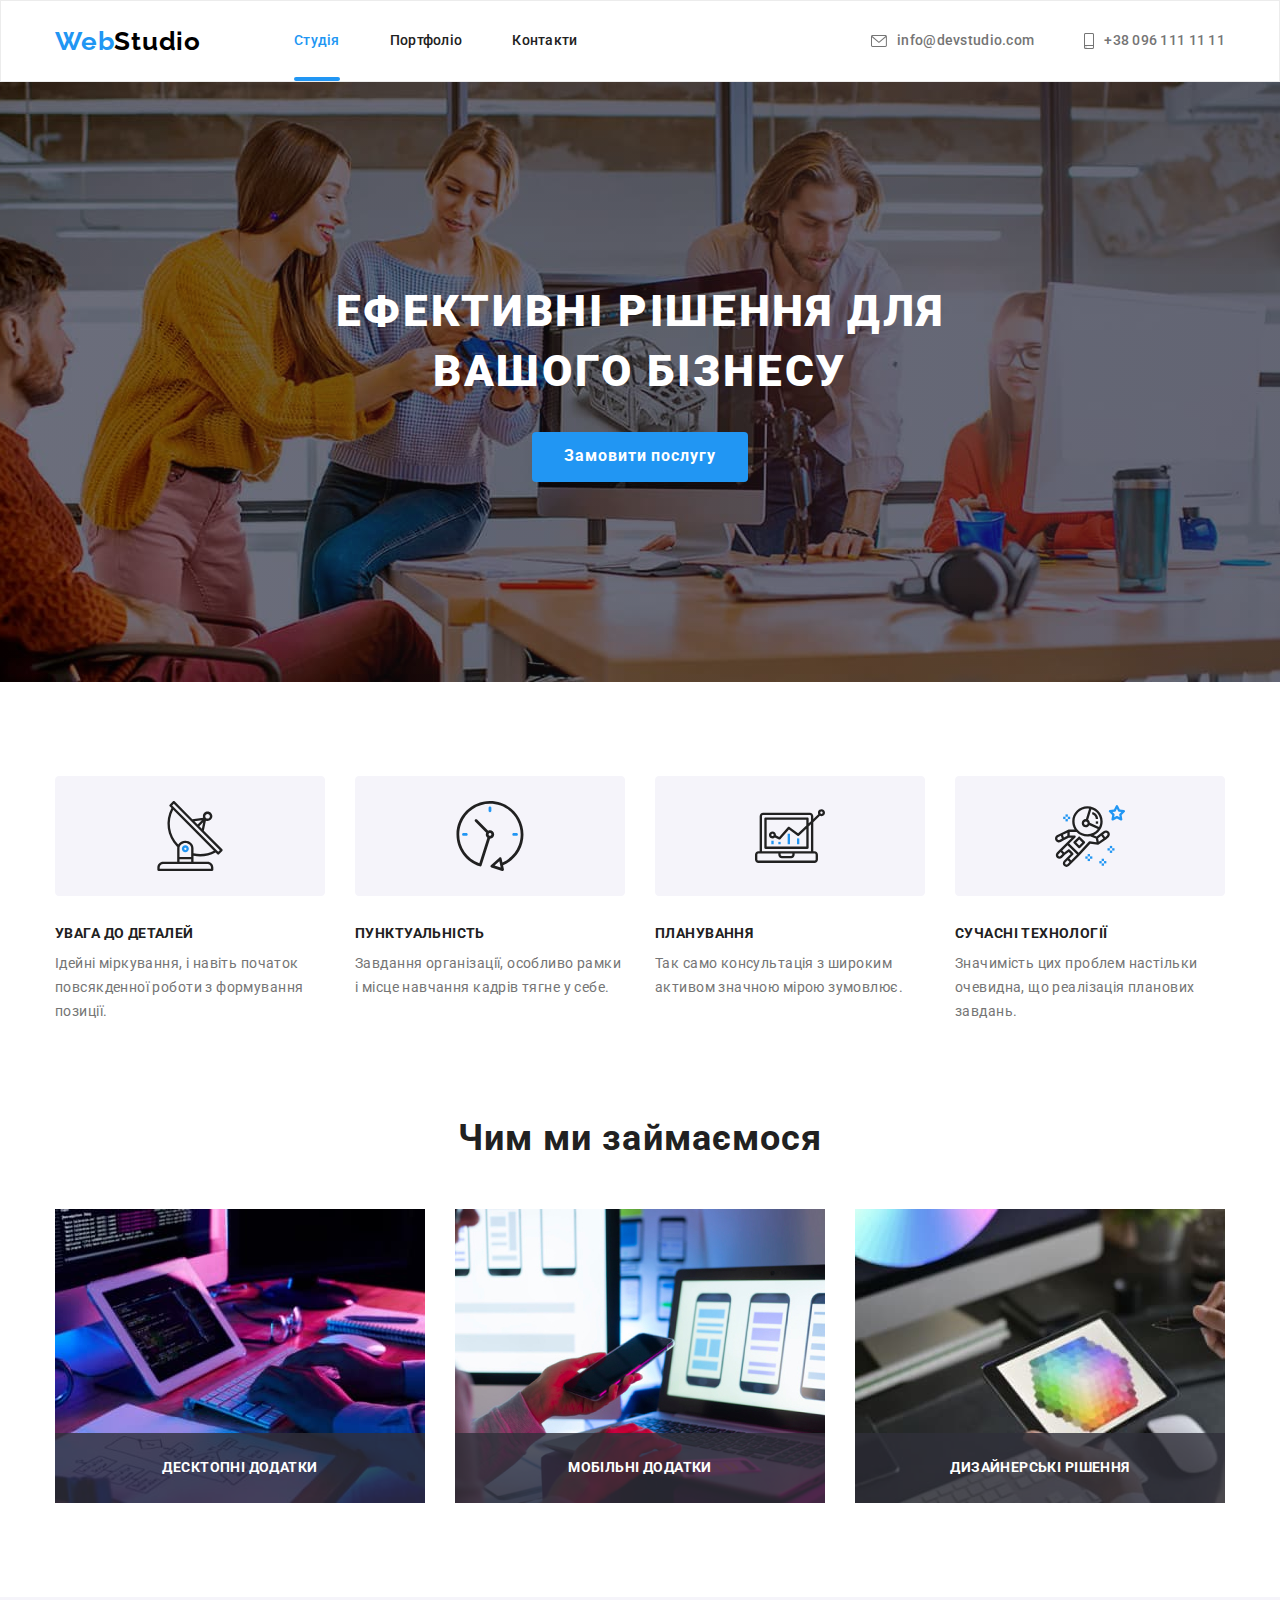
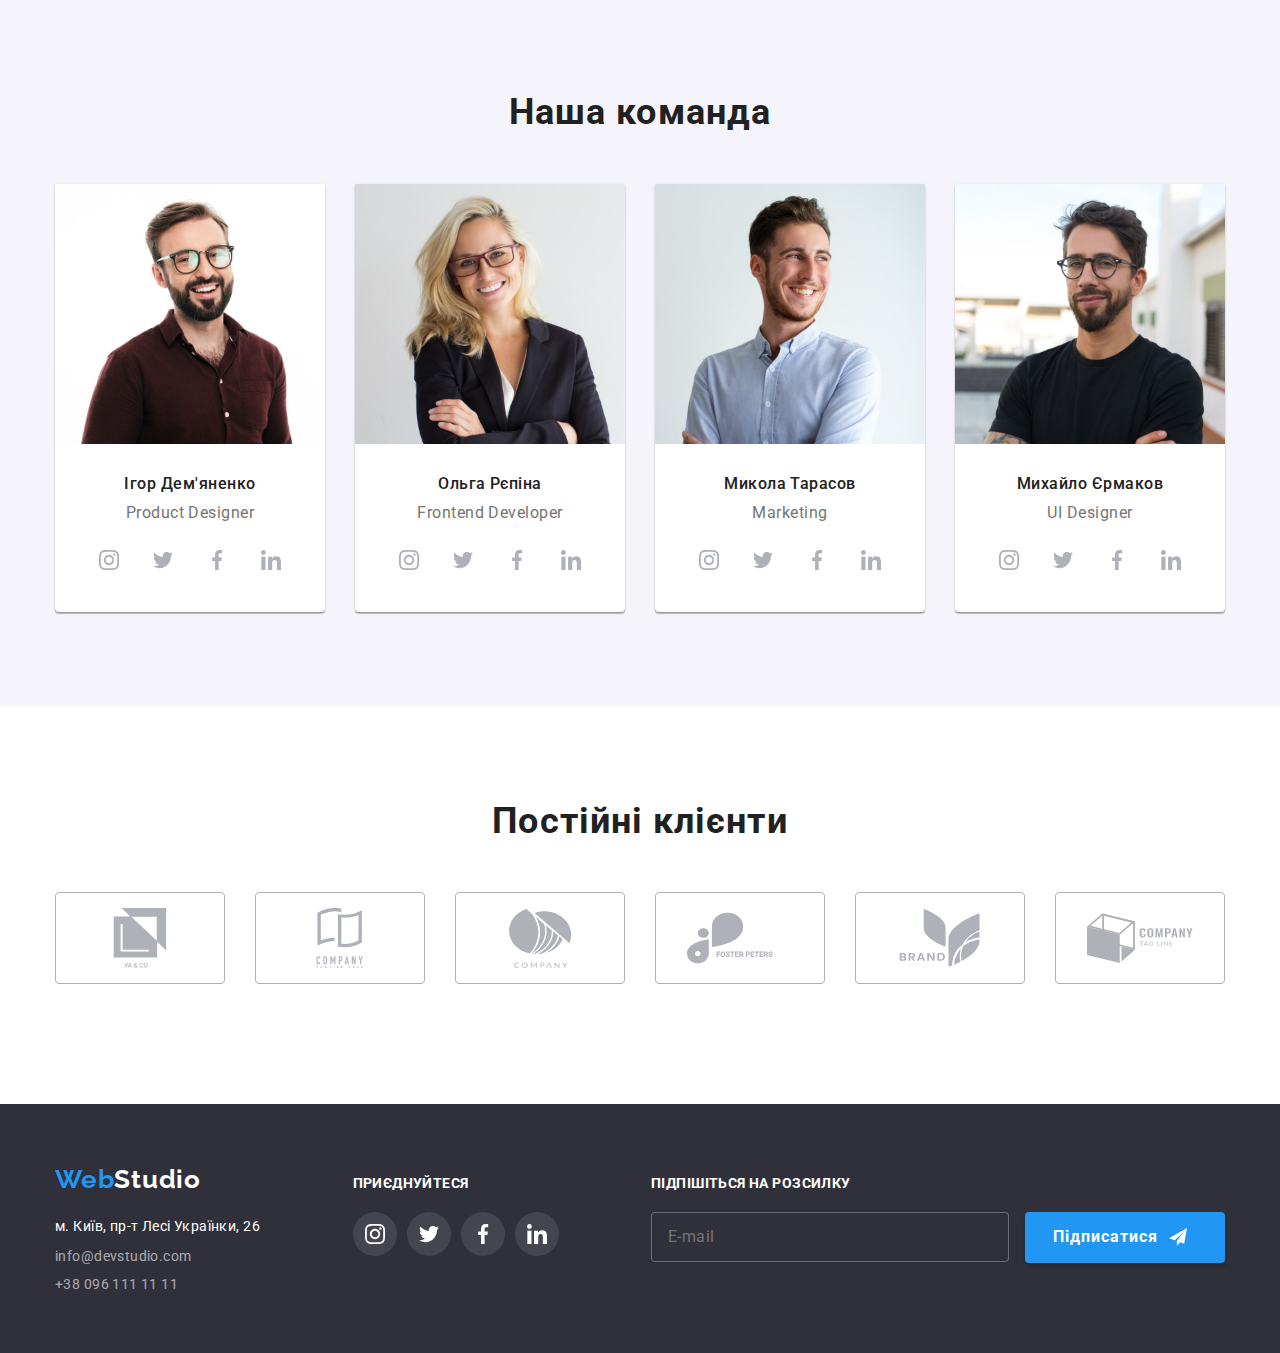
<file: index.html>
<!DOCTYPE html>
<html lang="uk">

<head>
  <meta charset="UTF-8" />
  <meta name="viewport" content="width=device-width, initial-scale=1.0" />
  <title>WebStudio</title>
  <link rel="preconnect" href="https://fonts.googleapis.com" />
  <link rel="preconnect" href="https://fonts.gstatic.com" crossorigin />
  <link href="https://fonts.googleapis.com/css2?family=Raleway:wght@700&family=Roboto:wght@400;500;700;900&display=swap"
    rel="stylesheet" />
  <link rel="stylesheet"
    href="https://cdnjs.cloudflare.com/ajax/libs/modern-normalize/1.1.0/modern-normalize.min.css" />
  <link rel="stylesheet" href="./сss/styles.css" />
</head>

<body>
  <!--капелюх сайту -->
  <header class="page-header">
    <div class="container">
      <div class="container-header">
        <nav class="menu-nav">
          <a class="page-logo link" href="./index.html">Web<span class="studio-heder">Studio</span></a>
          <ul class="menu-list link list">
            <li class="item"><a href="./index.html" class="nav-link link current">Студія</a></li>
            <li class="item"><a href="./portfolio.html" class="nav-link link">Портфоліо</a></li>
            <li class="item"><a href="#" class="nav-link link">Контакти</a></li>
          </ul>
        </nav>
        <ul class="contact list">
          <li class="contact-item">
            <a class="contact-list link" href="mailto:info@devstudio.com">
              <svg class="icon-envelope" width="16" height="12">
                <use href="./images/sprite1.svg#icon-envelope"></use>
              </svg>info@devstudio.com</a>
          </li>
          <li class="contact-item">
            <a class="contact-list link" href="tel:+380961111111">
              <svg class="icon-smartphone" width="10" height="16">
                <use href="./images/sprite1.svg#icon-smartphone"></use>
              </svg>+38 096 111 11 11</a>
          </li>
        </ul>
      </div>
    </div>
  </header>
  <!-- основна частина сайту -->
  <main>
    <!-- хіроу-секція -->
    <section class="section hero">
      <h1 class="hero-title">Ефективні рішення для вашого бізнесу</h1>
      <button class="modal-open-btn" type="button" data-modal-open>Замовити послугу</button>
    </section>
    <!-- наші переваги -->
    <section class="section about">
      <div class="container">
        <h2 class="visually-hidden">Наші переваги</h2>
        <ul class="about-list list">
          <li class="about-item">
            <div class="wrapper">
              <svg class="icon-group" width="270" height="120">
                <use href="./images/sprite1.svg#icon-group1"></use>
              </svg>
            </div>
            <h3 class="about-title">УВАГА ДО ДЕТАЛЕЙ</h3>
            <p class="about-text">
              Ідейні міркування, і навіть початок повсякденної роботи з формування позиції.
            </p>
          </li>
          <li class="about-item">
            <div class="wrapper">
              <svg class="icon-group" width="270" height="120">
                <use href="./images/sprite1.svg#icon-group2"></use>
              </svg>
            </div>
            <h3 class="about-title">ПУНКТУАЛЬНІСТЬ</h3>
            <p class="about-text">
              Завдання організації, особливо рамки і місце навчання кадрів тягне у себе.
            </p>
          </li>
          <li class="about-item">
            <div class="wrapper">
              <svg class="icon-group" width="270" height="120">
                <use href="./images/sprite1.svg#icon-group3"></use>
              </svg>
            </div>
            <h3 class="about-title">ПЛАНУВАННЯ</h3>
            <p class="about-text">
              Так само консультація з широким активом значною мірою зумовлює.
            </p>
          </li>
          <li class="about-item">
            <div class="wrapper">
              <svg class="icon-group" width="270" height="120">
                <use href="./images/sprite1.svg#icon-group4"></use>
              </svg>
            </div>
            <h3 class="about-title">СУЧАСНІ ТЕХНОЛОГІЇ</h3>
            <p class="about-text">
              Значимість цих проблем настільки очевидна, що реалізація планових завдань.
            </p>
          </li>
        </ul>
      </div>
    </section>
    <!-- чим займаємось -->
    <section class="section work">
      <div class="container">
        <h2 class="section-title">Чим ми займаємося</h2>
        <ul class="work-list list">
          <li class="work-item">
            <img src="./images/work.imj/box1.jpg" alt="верстка" width="370" class="work-imj" />
            <p class="work-subtitle">десктопні додатки</p>
          </li>
          <li class="work-item">
            <img src="./images/work.imj/box2.jpg" alt="рука-з-телефоном" width="370" />
            <p class="work-subtitle">мобільні додатки</p>
          </li>
          <li class="work-item">
            <img src="./images/work.imj/box3.jpg" alt="рука-з-планшетом" width="370" />
            <p class="work-subtitle">дизайнерські рішення</p>
          </li>
        </ul>
      </div>
    </section>
    <!-- наша команда -->
    <section class="section section-team">
      <div class="container">
        <h2 class="section-title">Наша команда</h2>
        <ul class="team-list list">
          <li class="team-item">
            <img src="./images/team.imj/imj1.jpg" alt="фото-ігоря" width="270" height="260" />
            <h3 class="team-title">Ігор Дем'яненко</h3>
            <p class="team-text">Product Designer</p>
            <ul class="social-list list">
              <li class="social-item">
                <a href="https://www.instagram.com/" class="social-link">
                  <svg class="social-icon" width="20" height="20">
                    <use href="./images/sprite1.svg#icon-instagram"></use>
                  </svg>
                </a>
              </li>
              <li class="social-item">
                <a href="https://www.twitter.com/" class="social-link">
                  <svg class="social-icon" width="20" height="20">
                    <use href="./images/sprite1.svg#icon-twit"></use>
                  </svg>
                </a>
              </li>
              <li class="social-item">
                <a href="https://www.facebook.com/" class="social-link">
                  <svg class="social-icon" width="20" height="20">
                    <use href="./images/sprite1.svg#icon-faceb"></use>
                  </svg>
                </a>
              </li>
              <li class="social-item">
                <a href="https://www.linkedin.com/" class="social-link">
                  <svg class="social-icon" width="20" height="20">
                    <use href="./images/sprite1.svg#icon-linked"></use>
                  </svg>
                </a>
              </li>
            </ul>
          </li>
          <li class="team-item">
            <img src="./images/team.imj/imj2.jpg" alt="фото-ольги" width="270" height="260" />
            <h3 class="team-title">Ольга Рєпіна</h3>
            <p class="team-text">Frontend Developer</p>
            <ul class="social-list list">
              <li class="social-item">
                <a href="https://www.instagram.com/" class="social-link">
                  <svg class="social-icon" width="20" height="20">
                    <use href="./images/sprite1.svg#icon-instagram"></use>
                  </svg>
                </a>
              </li>
              <li class="social-item">
                <a href="https://www.twitter.com/" class="social-link">
                  <svg class="social-icon" width="20" height="20">
                    <use href="./images/sprite1.svg#icon-twit"></use>
                  </svg>
                </a>
              </li>
              <li class="social-item">
                <a href="https://www.facebook.com/" class="social-link">
                  <svg class="social-icon" width="20" height="20">
                    <use href="./images/sprite1.svg#icon-faceb"></use>
                  </svg>
                </a>
              </li>
              <li class="social-item">
                <a href="https://www.linkedin.com/" class="social-link">
                  <svg class="social-icon" width="20" height="20">
                    <use href="./images/sprite1.svg#icon-linked"></use>
                  </svg>
                </a>
              </li>
            </ul>
          </li>
          <li class="team-item">
            <img src="./images/team.imj/imj3.jpg" alt="фото-миколи" width="270" height="260" />
            <h3 class="team-title">Микола Тарасов</h3>
            <p class="team-text">Marketing</p>
            <ul class="social-list list">
              <li class="social-item">
                <a href="https://www.instagram.com/" class="social-link">
                  <svg class="social-icon" width="20" height="20">
                    <use href="./images/sprite1.svg#icon-instagram"></use>
                  </svg>
                </a>
              </li>
              <li class="social-item">
                <a href="https://www.twitter.com/" class="social-link">
                  <svg class="social-icon" width="20" height="20">
                    <use href="./images/sprite1.svg#icon-twit"></use>
                  </svg>
                </a>
              </li>
              <li class="social-item">
                <a href="https://www.facebook.com/" class="social-link">
                  <svg class="social-icon" width="20" height="20">
                    <use href="./images/sprite1.svg#icon-faceb"></use>
                  </svg>
                </a>
              </li>
              <li class="social-item">
                <a href="https://www.linkedin.com/" class="social-link">
                  <svg class="social-icon" width="20" height="20">
                    <use href="./images/sprite1.svg#icon-linked"></use>
                  </svg>
                </a>
              </li>
            </ul>
          </li>
          <li class="team-item">
            <img src="./images/team.imj/imj4.jpg" alt="фото-михайла" width="270" height="260" />
            <h3 class="team-title">Михайло Єрмаков</h3>
            <p class="team-text">UI Designer</p>
            <ul class="social-list list">
              <li class="social-item">
                <a href="https://www.instagram.com/" class="social-link">
                  <svg class="social-icon" width="20" height="20">
                    <use href="./images/sprite1.svg#icon-instagram"></use>
                  </svg>
                </a>
              </li>
              <li class="social-item">
                <a href="https://www.twitter.com/" class="social-link">
                  <svg class="social-icon" width="20" height="20">
                    <use href="./images/sprite1.svg#icon-twit"></use>
                  </svg>
                </a>
              </li>
              <li class="social-item">
                <a href="https://www.facebook.com/" class="social-link">
                  <svg class="social-icon" width="20" height="20">
                    <use href="./images/sprite1.svg#icon-faceb"></use>
                  </svg>
                </a>
              </li>
              <li class="social-item">
                <a href="https://www.linkedin.com/" class="social-link">
                  <svg class="social-icon" width="20" height="20">
                    <use href="./images/sprite1.svg#icon-linked"></use>
                  </svg>
                </a>
              </li>
            </ul>
          </li>
        </ul>
      </div>
    </section>
    <!-- постійні клієнти -->
    <section>
      <div class="container container-clients">
        <h2 class="section-title">Постійні клієнти</h2>
        <ul class="clients-list list">
          <li class="clients-item">
            <a href="#" class="clients-link">
              <svg class="clients-icon" width="106" height="60">
                <use href="./images/sprite1.svg#icon-logo1"></use>
              </svg>
            </a>
          </li>
          <li class="clients-item">
            <a href="#" class="clients-link">
              <svg class="clients-icon" width="106" height="60">
                <use href="./images/sprite1.svg#icon-logo2"></use>
              </svg>
            </a>
          </li>
          <li class="clients-item">
            <a href="#" class="clients-link">
              <svg class="clients-icon" width="106" height="60">
                <use href="./images/sprite1.svg#icon-logo3"></use>
              </svg>
            </a>
          </li>
          <li class="clients-item">
            <a href="#" class="clients-link">
              <svg class="clients-icon" width="106" height="60">
                <use href="./images/sprite1.svg#icon-logo4"></use>
              </svg>
            </a>
          </li>
          <li class="clients-item">
            <a href="#" class="clients-link">
              <svg class="clients-icon" width="106" height="60">
                <use href="./images/sprite1.svg#icon-logo5"></use>
              </svg>
            </a>
          </li>
          <li class="clients-item">
            <a href="#" class="clients-link">
              <svg class="clients-icon" width="106" height="60">
                <use href="./images/sprite1.svg#icon-logo6"></use>
              </svg>
            </a>
          </li>
        </ul>
      </div>
    </section>
  </main>
  <footer class="page-footer">
    <div class="container container-footer">
      <div class="container-adress">
        <a class="page-logo link" href="./index.html">Web<span class="studio-footer">Studio</span></a>
        <address>
          <ul class="footer-list list">
            <li class="item">
              <a class="maps-link link" href="https://goo.gl/maps/UB6AEVRSJyCPaivi9" target="_blank"
                rel="noreferer noopener nofollow">
                м. Київ, пр-т Лесі Українки, 26</a>
            </li>
            <li class="item">
              <a class="menu-link link" href="mailto:info@devstudio.com">info@devstudio.com</a>
            </li>
            <li class="item">
              <a class="menu-link link" href="tel:+380961111111">+38 096 111 11 11</a>
            </li>
          </ul>
        </address>
      </div>
      <div class="container-footer-social-link">
        <p class="social-link-text">приєднуйтеся</p>
        <ul class="social-list-footer list">
          <li class="social-item-footer">
            <a href="https://www.instagram.com/" class="social-link-footer">
              <svg class="social-icon-footer" width="20" height="20">
                <use href="./images/sprite1.svg#icon-instagram"></use>
              </svg>
            </a>
          </li>
          <li class="social-item-footer">
            <a href="https://www.twitter.com/" class="social-link-footer">
              <svg class="social-icon-footer" width="20" height="20">
                <use href="./images/sprite1.svg#icon-twit"></use>
              </svg>
            </a>
          </li>
          <li class="social-item-footer">
            <a href="https://www.facebook.com/" class="social-link-footer">
              <svg class="social-icon-footer" width="20" height="20">
                <use href="./images/sprite1.svg#icon-faceb"></use>
              </svg>
            </a>
          </li>
          <li class="social-item-footer">
            <a href="https://www.linkedin.com/" class="social-link-footer">
              <svg class="social-icon-footer" width="20" height="20">
                <use href="./images/sprite1.svg#icon-linked"></use>
              </svg>
            </a>
          </li>
        </ul>
      </div>
      <div class="container-footer-form">
        <p class="form-text">підпішіться на розсилку</p>
        <form class="footer-form">
          <label>
            <input type="email" name="email" placeholder="E-mail" required class="footer-form-input" />
          </label>
          <button type="submit" class="footer-form-btn">
            Підписатися
            <svg class="footer-btn-icon" width="20" height="18">
              <use href="./images/sprite1.svg#icon-send"></use>
            </svg>
          </button>
        </form>
      </div>
    </div>
  </footer>
  <!--бєкдроп -->
  <div class="backdrop is-hidden" data-modal>
    <div class="modal-window">
      <button type="button" class="modal-close-btn" data-modal-close>
        <svg class="modal-close-icon" width="18" height="18">
          <use href="./images/sprite1.svg#icon-close"></use>
        </svg>
      </button>
      <p class="modal-window-text">Залиште свої дані, ми вам передзвонимо</p>
      <form class="modal-form">
        <label class="modal-form-field"><span class="modal-form-field-desc">Ім'я</span>
          <span class="modal-form-input-wrapper">
            <input type="text" name="user-name" required pattern="[a-zA-Zа-яА-ЯіІїЇ]+" class="modal-form-input" /><svg
              class="modal-form-input-icon" width="12" height="12">
              <use href="./images/sprite1.svg#icon-person"></use>
            </svg>
          </span>
        </label>
        <label class="modal-form-field"><span class="modal-form-field-desc">Телефон</span>
          <span class="modal-form-input-wrapper">
            <input type="tel" name="user-phon" required pattern="[(0-9)(3)-(0-9)(3)-(0-9)(2)-(0-9)(2)]"
              title="xxx-xxx-xx-xx" class="modal-form-input" /><svg class="modal-form-input-icon" width="18"
              height="18">
              <use href="./images/sprite1.svg#icon-phone"></use>
            </svg>
          </span>
        </label>
        <label class="modal-form-field"><span class="modal-form-field-desc">Пошта</span>
          <span class="modal-form-input-wrapper">
            <input type="email" name="user-mail" required class="modal-form-input" /><svg class="modal-form-input-icon"
              width="18" height="18">
              <use href="./images/sprite1.svg#icon-email-black"></use>
            </svg>
          </span>
        </label>
        <label class="modal-form-field-coment">
          <span class="modal-form-field-desc">Коментар</span>
          <textarea class="modal-form-message" name="user-message" placeholder="Введіть текст"></textarea>
        </label>
        <label class="modal-form-field-check">
          <input type="checkbox" name="user-policy" required class="modal-form-check" />
          <svg class="modal-form-own-checkbox">
            <use href="./images/sprite1.svg#icon-check" class="modal-form-checkbox-icon"></use>
          </svg>
          Погоджуюся з розсилкою та приймаю&nbsp;
          <a class="modal-form-check-link" href="">Умови договору</a>
        </label>
        <button class="modal-button-submit">Відправити</button>
      </form>
    </div>
  </div>
  <script src="./js/modal.js"></script>
</body>

</html>
</file>
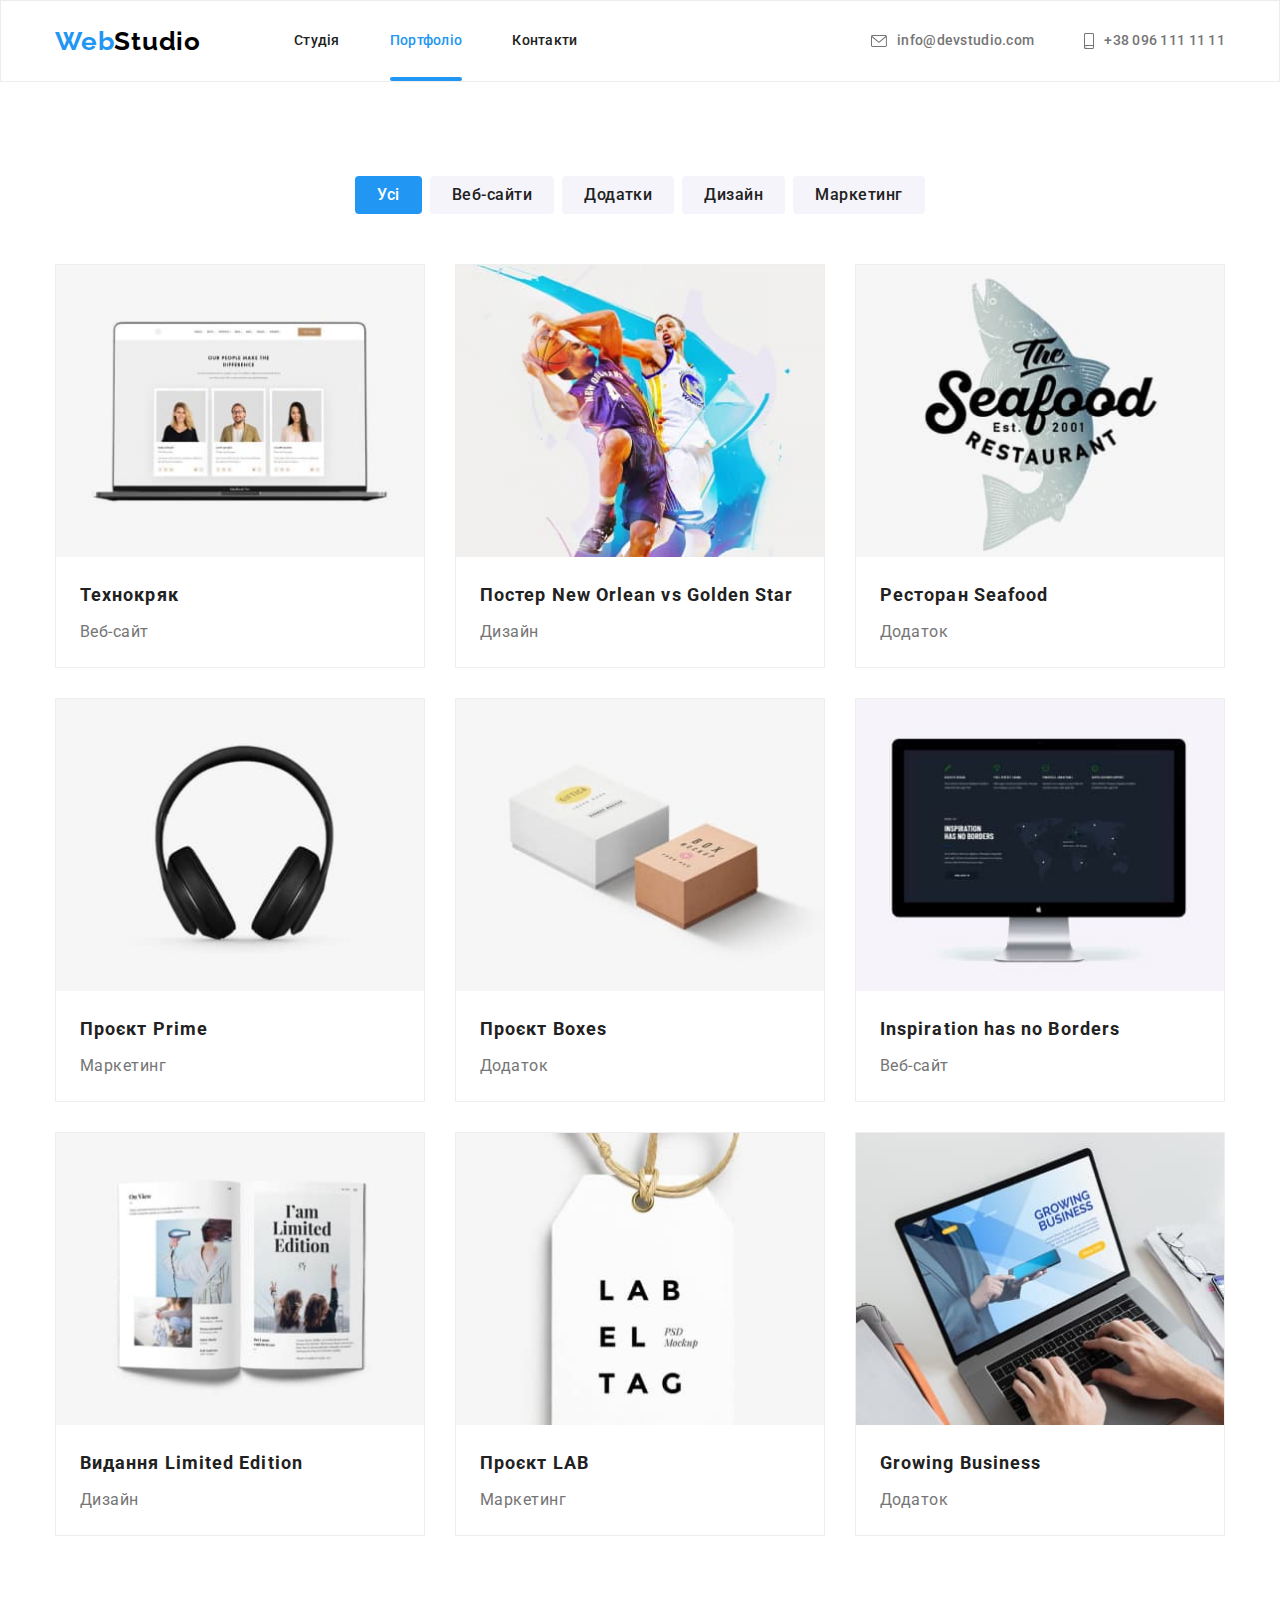
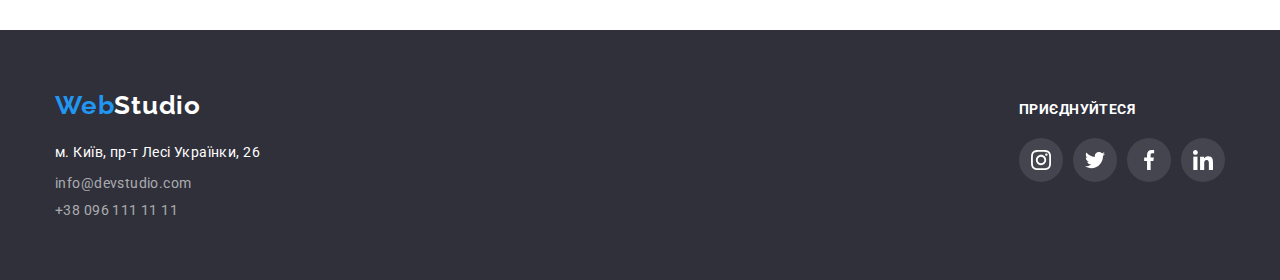
<file: portfolio.html>
<!DOCTYPE html>
<html lang="uk">
  <head>
    <meta charset="UTF-8" />
    <meta http-equiv="X-UA-Compatible" content="IE=edge" />
    <meta name="viewport" content="width=device-width, initial-scale=1.0" />
    <title>Портфоліо</title>
    <link rel="preconnect" href="https://fonts.googleapis.com" />
    <link rel="preconnect" href="https://fonts.gstatic.com" crossorigin />
    <link
      href="https://fonts.googleapis.com/css2?family=Raleway:wght@700&family=Roboto:wght@400;500;700;900&display=swap"
      rel="stylesheet"
    />
    <link
      rel="stylesheet"
      href="https://cdnjs.cloudflare.com/ajax/libs/modern-normalize/1.1.0/modern-normalize.min.css"
    />
    <link rel="stylesheet" href="./сss/styles.css" />
  </head>
  <body>
    <!--капелюх сайту -->
    <header class="page-header">
      <div class="container">
        <div class="container-header">
          <nav class="menu-nav">
            <a class="page-logo link" href="./index.html"
              >Web<span class="studio-heder">Studio</span></a
            >
            <ul class="menu-list link list">
              <li class="item"><a href="./index.html" class="nav-link link">Студія</a></li>
              <li class="item">
                <a href="./portfolio.html" class="nav-link link current">Портфоліо</a>
              </li>
              <li class="item"><a href="#" class="nav-link link">Контакти</a></li>
            </ul>
          </nav>
          <ul class="contact list">
            <li class="contact-item">
              <a class="contact-list link" href="mailto:info@devstudio.com"
                ><svg class="icon-envelope" width="16" height="12">
                  <use href="./images/sprite1.svg#icon-envelope"></use></svg
                >info@devstudio.com</a
              >
            </li>
            <li class="contact-item">
              <a class="contact-list link" href="tel:+380961111111">
                <svg class="icon-smartphone" width="10" height="16">
                  <use href="./images/sprite1.svg#icon-smartphone"></use></svg
                >+38 096 111 11 11</a
              >
            </li>
          </ul>
        </div>
      </div>
    </header>
    <main>
      <!-- основна частина портфоліо -->
      <section class="section">
        <div class="container">
          <h1 class="visually-hidden">Наша робота</h1>
          <ul class="filter-list list">
            <li class="item"><button type="button" class="filter-btn current">Усі</button></li>
            <li class="item"><button type="button" class="filter-btn">Веб-сайти</button></li>
            <li class="item"><button type="button" class="filter-btn">Додатки</button></li>
            <li class="item"><button type="button" class="filter-btn">Дизайн</button></li>
            <li class="item"><button type="button" class="filter-btn">Маркетинг</button></li>
          </ul>
          <ul class="card-list list">
            <li class="card-item">
              <a class="card-link link" href="#">
                <div class="overlay-wrapper">
                  <img
                    class="card-icon"
                    src="./images/filter-card.imj/imj5.jpg"
                    alt="монітор-з-фото"
                    width="370"
                  />
                  <p class="overlay">
                    Ресурс пропонує комплексні пропозиції з різним рівнем функціоналу та сервісів.
                    Все це дозволить відвідувачу отримати вичерпні відомості про компанію чи
                    приватну особу.
                  </p>
                </div>
                <div class="container-card">
                  <h2 class="card-title">Технокряк</h2>
                  <p class="text">Веб-сайт</p>
                </div></a
              >
            </li>
            <li class="card-item">
              <a class="card-link link" href="#"
                ><div class="overlay-wrapper">
                  <img
                    class="card-icon"
                    src="./images/filter-card.imj/imj6.jpg"
                    alt="баскетболісти"
                    width="370"
                  />
                  <p class="overlay">
                    Ресурс пропонує комплексні пропозиції з різним рівнем функціоналу та сервісів.
                    Все це дозволить відвідувачу отримати вичерпні відомості про компанію чи
                    приватну особу.
                  </p>
                </div>
                <div class="container-card">
                  <h2 class="card-title">Постер New Orlean vs Golden Star</h2>
                  <p class="text">Дизайн</p>
                </div></a
              >
            </li>
            <li class="card-item">
              <a class="card-link link" href="#"
                ><div class="overlay-wrapper">
                  <img
                    class="card-icon"
                    src="./images/filter-card.imj/imj7.jpg"
                    alt="лого-ресторана"
                    width="370"
                  />
                  <p class="overlay">
                    Ресурс пропонує комплексні пропозиції з різним рівнем функціоналу та сервісів.
                    Все це дозволить відвідувачу отримати вичерпні відомості про компанію чи
                    приватну особу.
                  </p>
                </div>
                <div class="container-card">
                  <h2 class="card-title">Ресторан Seafood</h2>
                  <p class="text">Додаток</p>
                </div></a
              >
            </li>
            <li class="card-item">
              <a class="card-link link" href="#"
                ><div class="overlay-wrapper">
                  <img
                    class="card-icon"
                    src="./images/filter-card.imj/imj8.jpg"
                    alt="навушники"
                    width="370"
                  />
                  <p class="overlay">
                    Ресурс пропонує комплексні пропозиції з різним рівнем функціоналу та сервісів.
                    Все це дозволить відвідувачу отримати вичерпні відомості про компанію чи
                    приватну особу.
                  </p>
                </div>
                <div class="container-card">
                  <h2 class="card-title">Проєкт Prime</h2>
                  <p class="text">Маркетинг</p>
                </div></a
              >
            </li>
            <li class="card-item">
              <a class="card-link link" href="#"
                ><div class="overlay-wrapper">
                  <img
                    class="card-icon"
                    src="./images/filter-card.imj/imj9.jpg"
                    alt="два-бокси"
                    width="370"
                  />
                  <p class="overlay">
                    Ресурс пропонує комплексні пропозиції з різним рівнем функціоналу та сервісів.
                    Все це дозволить відвідувачу отримати вичерпні відомості про компанію чи
                    приватну особу.
                  </p>
                </div>
                <div class="container-card">
                  <h2 class="card-title">Проєкт Boxes</h2>
                  <p class="text">Додаток</p>
                </div></a
              >
            </li>
            <li class="card-item">
              <a class="card-link link" href="#"
                ><div class="overlay-wrapper">
                  <img
                    class="card-icon"
                    src="./images/filter-card.imj/imj10.jpg"
                    alt="монітор-з-навігацією"
                    width="370"
                  />
                  <p class="overlay">
                    Ресурс пропонує комплексні пропозиції з різним рівнем функціоналу та сервісів.
                    Все це дозволить відвідувачу отримати вичерпні відомості про компанію чи
                    приватну особу.
                  </p>
                </div>
                <div class="container-card">
                  <h2 class="card-title">Inspiration has no Borders</h2>
                  <p class="text">Веб-сайт</p>
                </div></a
              >
            </li>
            <li class="card-item">
              <a class="card-link link" href="#"
                ><div class="overlay-wrapper">
                  <img
                    class="card-icon"
                    src="./images/filter-card.imj/imj11.jpg"
                    alt="розгорнутий-буклет"
                    width="370"
                  />
                  <p class="overlay">
                    Ресурс пропонує комплексні пропозиції з різним рівнем функціоналу та сервісів.
                    Все це дозволить відвідувачу отримати вичерпні відомості про компанію чи
                    приватну особу.
                  </p>
                </div>
                <div class="container-card">
                  <h2 class="card-title">Видання Limited Edition</h2>
                  <p class="text">Дизайн</p>
                </div></a
              >
            </li>
            <li class="card-item">
              <a class="card-link link" href="#"
                ><div class="overlay-wrapper">
                  <img
                    class="card-icon"
                    src="./images/filter-card.imj/imj12.jpg"
                    alt="бірка-на-мотузці"
                    width="370"
                  />
                  <p class="overlay">
                    Ресурс пропонує комплексні пропозиції з різним рівнем функціоналу та сервісів.
                    Все це дозволить відвідувачу отримати вичерпні відомості про компанію чи
                    приватну особу.
                  </p>
                </div>
                <div class="container-card">
                  <h2 class="card-title">Проєкт LAB</h2>
                  <p class="text">Маркетинг</p>
                </div></a
              >
            </li>
            <li class="card-item">
              <a class="card-link link" href="#"
                ><div class="overlay-wrapper">
                  <img
                    class="card-icon"
                    src="./images/filter-card.imj/imj13.jpg"
                    alt="робота-на-ноуті"
                    width="370"
                  />
                  <p class="overlay">
                    Ресурс пропонує комплексні пропозиції з різним рівнем функціоналу та сервісів.
                    Все це дозволить відвідувачу отримати вичерпні відомості про компанію чи
                    приватну особу.
                  </p>
                </div>
                <div class="container-card">
                  <h2 class="card-title">Growing Business</h2>
                  <p class="text">Додаток</p>
                </div></a
              >
            </li>
          </ul>
        </div>
      </section>
    </main>
    <footer class="page-footer">
      <div class="container container-footer">
        <div class="container-adress">
          <a class="page-logo link" href="./index.html"
            >Web<span class="studio-footer">Studio</span></a
          >
          <address>
            <ul class="footer-list list">
              <li class="item">
                <a
                  class="maps-link link"
                  href="https://goo.gl/maps/UB6AEVRSJyCPaivi9"
                  target="_blank"
                  rel="noreferer noopener nofollow"
                >
                  м. Київ, пр-т Лесі Українки, 26</a
                >
              </li>
              <li class="item">
                <a class="menu-link link" href="mailto:info@devstudio.com">info@devstudio.com</a>
              </li>
              <li class="item">
                <a class="menu-link link" href="tel:+380961111111">+38 096 111 11 11</a>
              </li>
            </ul>
          </address>
        </div>
        <div class="container-footer-social-link">
          <p class="social-link-text">приєднуйтеся</p>
          <ul class="social-list-footer list">
            <li class="social-item-footer">
              <a href="https://www.instagram.com/" class="social-link-footer">
                <svg class="social-icon-footer" width="20" height="20">
                  <use href="./images/sprite1.svg#icon-instagram"></use>
                </svg>
              </a>
            </li>
            <li class="social-item-footer">
              <a href="https://www.twitter.com/" class="social-link-footer">
                <svg class="social-icon-footer" width="20" height="20">
                  <use href="./images/sprite1.svg#icon-twit"></use>
                </svg>
              </a>
            </li>
            <li class="social-item-footer">
              <a href="https://www.facebook.com/" class="social-link-footer">
                <svg class="social-icon-footer" width="20" height="20">
                  <use href="./images/sprite1.svg#icon-faceb"></use>
                </svg>
              </a>
            </li>
            <li class="social-item-footer">
              <a href="https://www.linkedin.com/" class="social-link-footer">
                <svg class="social-icon-footer" width="20" height="20">
                  <use href="./images/sprite1.svg#icon-linked"></use>
                </svg>
              </a>
            </li>
          </ul>
        </div>
      </div>
    </footer>
  </body>
</html>
</file>
<file: сss/styles.css>
:root {
  --accent-color: #2196f3;
  --background-color: #ffffff;
  --color: #757575;
  --title-text-color: #212121;
  --footer-link-color: rgba(255, 255, 255, 0.6);
  --footer-color: #2f303a;
  --secondary-background-color: #f5f4fa;
  --border-color: #ececec;
  --social-links-color: #afb1b8;
  --transition-dur-and-funk: 250ms cubic-bezier(0.4, 0, 0.2, 1);
}
/* колір фону  #FFFFFF  */
/* колір тексту основний #757575 */
/* колір акценту #2196F3 */
/* колір заголовків #212121 */
/* колір фону капелюха та підвалу 2F303A */
/* колір тексту на темному фоні FFFFFF */
/* другорядний колір фону F5F4FA */

.link {
  text-decoration: none;
}

.list {
  list-style: none;
  padding: 0;
  margin: 0;
}

img {
  display: block;
}

button {
  cursor: pointer;
  font-family: inherit;
  border: 1px transparent;
  border-radius: 4px;
}

address {
  font-style: inherit;
}

h1,
h2,
h3,
p,
ul {
  margin-top: 0;
  margin-bottom: 0;
}

body {
  margin: 0;
  font-family: 'Roboto', sans-serif;
  color: var(--color);
  background-color: var(--background-color);
}

.container {
  width: 1200px;
  padding-left: 15px;
  padding-right: 15px;
  margin-left: auto;
  margin-right: auto;
}

.section-title {
  margin-bottom: 50px;
  color: var(--title-text-color);
  font-weight: 700;
  font-size: 36px;
  line-height: 1.17;
  letter-spacing: 0.03em;
  text-align: center;
}

/* капелюх сайту */

.section {
  padding-top: 94px;
  padding-bottom: 94px;
}

.page-header {
  background-color: var(--background-color);
  border: 1px solid var(--border-color);
}

.container-header {
  display: flex;
  align-items: center;
}

.menu-nav {
  display: flex;
  align-items: center;
}

.page-logo {
  color: var(--accent-color);
  font-family: 'Raleway', sans-serif;
  font-weight: 700;
  font-size: 26px;
  line-height: 1.19;
  letter-spacing: 0.03em;
}

.studio-heder {
  color: #000000;
}

.menu-list {
  display: flex;
  margin-left: 93px;
}

.menu-list .item + .item {
  margin-left: 50px;
}

.nav-link {
  display: inline-block;
  padding-top: 32px;
  padding-bottom: 32px;
  position: relative;

  color: var(--title-text-color);
  font-weight: 500;
  font-size: 14px;
  line-height: 1.14;
  letter-spacing: 0.02em;
  transition: color var(--transition-dur-and-funk);
}

.nav-link:hover,
.nav-link:focus {
  color: var(--accent-color);
}

.link.current {
  color: var(--accent-color);
}

.nav-link.current::after {
  content: '';
  position: absolute;
  width: 100%;
  height: 4px;
  border-radius: 2px;
  background-color: var(--accent-color);
  bottom: 0;
  left: 0;
}

.contact {
  display: flex;
  margin-left: auto;
}

.contact-list {
  display: flex;
  align-items: center;
  padding-top: 32px;
  padding-bottom: 32px;

  color: var(--color);
  font-family: 'Roboto', sans-serif;
  font-weight: 500;
  font-size: 14px;
  line-height: 1.14;
  letter-spacing: 0.02em;
  transition: color var(--transition-dur-and-funk);
}

.contact .contact-item:not(:last-child) {
  margin-right: 50px;
}

.contact-list:hover,
.contact-list:focus {
  color: var(--accent-color);
}

.icon-envelope {
  width: 16px;
  height: 12px;
  margin-right: 10px;
  fill: currentColor;
}

.icon-smartphone {
  width: 10px;
  height: 16px;
  margin-right: 10px;
  fill: currentColor;
}

/* основна частина сайту */

/* hero */

.hero {
  max-width: 1600px;
  height: 600px;
  margin: 0 auto;
  padding: 200px 0;

  background-image: linear-gradient(to right, rgba(0, 0, 0, 0.2), rgba(47, 48, 58, 0.4)),
    url(../images/hero.imj/imj14.jpg);
  background-color: #c4c4c4;
  background-repeat: no-repeat;
  background-position: center;
  background-size: cover;
  text-align: center;
}

.hero-title {
  width: 696px;
  margin-bottom: 30px;
  margin-left: auto;
  margin-right: auto;

  color: var(--background-color);
  font-weight: 900;
  font-size: 44px;
  line-height: 1.36;
  letter-spacing: 0.06em;
  text-transform: uppercase;
}

.modal-open-btn {
  min-width: 216px;
  height: 50px;
  padding-left: 10px;
  padding-right: 10px;

  color: var(--background-color);
  background-color: var(--accent-color);
  font-weight: 700;
  font-size: 16px;
  line-height: 1.9;
  align-items: center;
  letter-spacing: 0.06em;
}

.modal-open-btn:hover,
.modal-open-btn:focus {
  box-shadow: 0px 4px 4px rgba(0, 0, 0, 0.15);
  border-radius: 4px;
}

/* наші переваги */

.visually-hidden {
  position: absolute;
  white-space: nowrap;
  width: 1px;
  height: 1px;
  overflow: hidden;
  border: 0;
  padding: 0;
  clip: rect(0 0 0 0);
  clip-path: inset(50%);
  margin: -1px;
}

.about-list {
  display: flex;
}

.about-item {
  width: 270px;
}

.wrapper {
  width: 100%;
  height: 120px;
  margin-bottom: 30px;
}

.about-item:not(:last-child) {
  margin-right: 30px;
}

.about-text {
  color: var(--color);
  font-size: 14px;
  line-height: 1.7;
  letter-spacing: 0.03em;
}

.about-title {
  margin-bottom: 10px;

  color: var(--title-text-color);
  font-weight: 700;
  font-size: 14px;
  line-height: 1.14;
  letter-spacing: 0.03em;
  text-transform: uppercase;
}

.work {
  padding-top: 0;
}

.work-list {
  display: flex;
  width: 270px;
}

.work-list .work-item:not(:last-child) {
  margin-right: 30px;
}

.work-item {
  position: relative;
}

.work-subtitle {
  position: absolute;
  bottom: 0;
  width: 100%;
  height: 70px;
  padding: 27px;

  background-color: rgba(47, 48, 58, 0.8);
  color: var(--background-color);
  font-weight: 700;
  font-size: 14px;
  line-height: 1.14;
  text-align: center;
  letter-spacing: 0.03em;
  text-transform: uppercase;
}

.section-team {
  background-color: var(--secondary-background-color);
}

.team-list {
  display: flex;
}

.team-item {
  background-color: var(--background-color);
  box-shadow: 0px 1px 3px rgba(0, 0, 0, 0.12), 0px 1px 1px rgba(0, 0, 0, 0.14),
    0px 2px 1px rgba(0, 0, 0, 0.2);
  border-radius: 0px 0px 4px 4px;
}

.team-item:not(:last-child) {
  margin-right: 30px;
}

.team-item .team-title {
  padding-top: 30px;
  margin-bottom: 10px;

  color: var(--title-text-color);
  font-weight: 500;
  font-size: 16px;
  line-height: 1.19;
  text-align: center;
  letter-spacing: 0.03em;
}

.team-item .team-text {
  margin-bottom: 16px;

  font-size: 16px;
  line-height: 1.19;
  text-align: center;
  letter-spacing: 0.03em;
}

.social-list {
  display: flex;
  justify-content: center;
  align-items: center;
  gap: 10px;
  padding-bottom: 30px;
}
.social-item {
  width: 44px;
  height: 44px;
}

.social-link {
  display: flex;
  justify-content: center;
  align-items: center;
  width: 100%;
  height: 100%;
  background-color: var(--background-color);
  border-radius: 50%;
  transition: background-color var(--transition-dur-and-funk), fill var(--transition-dur-and-funk);
}

.social-icon {
  fill: var(--social-links-color);
}

.social-link:hover,
.social-link:focus {
  background-color: var(--accent-color);
}

.social-link:hover .social-icon,
.social-link:focus .social-icon {
  fill: var(--background-color);
}

/* постійні клієнти */

.container-clients {
  padding-top: 94px;
  padding-bottom: 120px;
}

.clients-list {
  display: flex;
  gap: 30px;
}

.clients-item {
  width: 170px;
  height: 92px;
}

.clients-link {
  display: flex;
  justify-content: center;
  align-items: center;
  width: 100%;
  height: 100%;
  border: 1px solid #afb1b8;
  border-radius: 4px;
  transition: border-color var(--transition-dur-and-funk);
}

.clients-icon {
  fill: var(--social-links-color);
  transition: fill var(--transition-dur-and-funk);
}

.clients-link:hover {
  border: 1px solid var(--accent-color);
}

.clients-link:hover .clients-icon,
.clients-link:focus .clients-icon {
  fill: var(--accent-color);
}

/* підвал сайту */

.page-footer {
  padding-top: 60px;
  padding-bottom: 60px;

  background-color: var(--footer-color);
}

.container-footer {
  display: flex;
  justify-content: space-between;
  align-items: baseline;
}

.page-footer .page-logo {
  display: inline-block;
  margin-bottom: 20px;
}

.studio-footer {
  color: #ffffff;
}

.footer-list .maps-link {
  color: var(--background-color);
  font-size: 14px;
  line-height: 1.7;
  letter-spacing: 0.03em;
}

.footer-list .menu-link {
  color: var(--footer-link-color);
  font-size: 14px;
  line-height: 1.17;
  letter-spacing: 0.03em;
  transition: color var(--transition-dur-and-funk);
}

.footer-list .menu-link:hover,
.footer-list .menu-link:focus {
  color: var(--accent-color);
}

.footer-list .item:not(:last-child) {
  margin-bottom: 9px;
}

.social-link-text {
  margin-bottom: 20px;
  color: var(--background-color);
  font-weight: 700;
  font-size: 14px;
  line-height: 1.14;
  letter-spacing: 0.03em;
  text-transform: uppercase;
}

.social-list-footer {
  display: flex;
  justify-content: center;
  align-items: center;
  gap: 10px;
}

.social-link-footer {
  display: flex;
  justify-content: center;
  align-items: center;
  width: 44px;
  height: 44px;
  background-color: rgba(255, 255, 255, 0.1);
  border-radius: 50%;
  transition: background-color var(--transition-dur-and-funk);
}

.social-icon-footer {
  fill: var(--background-color);
}

.social-link-footer:hover,
.social-link-footer:focus {
  background-color: var(--accent-color);
}

.form-text {
  margin-bottom: 20px;
  color: var(--background-color);
  font-weight: 700;
  font-size: 14px;
  line-height: 1.14;
  letter-spacing: 0.03em;
  text-transform: uppercase;
}
.footer-form-input {
  width: 358px;
  height: 50px;
  padding: 15px 16px;
  color: var(--background-color);

  background-color: var(--footer-color);
  border: 1px solid rgba(255, 255, 255, 0.3);
  border-radius: 4px;
}
.footer-form-input::placeholder {
  font-size: 16px;
  line-height: 1.25;
  letter-spacing: 0.03em;
}

.footer-form-btn {
  display: inline-flex;
  align-items: center;
  text-align: center;
  min-width: 200px;
  min-height: 50px;
  margin-left: 12px;
  padding: 10px 28px;

  color: var(--background-color);
  background-color: var(--accent-color);
  box-shadow: 0px 4px 4px rgba(0, 0, 0, 0.15);
  border-radius: 4px;
  font-weight: 700;
  font-size: 16px;
  line-height: 1.9;
  letter-spacing: 0.06em;
}

.footer-btn-icon {
  margin-left: 10px;
  top: 50%;
}

/* стилі портфоліо */

/* кнопки фильтру */

.filter-list {
  display: flex;
  justify-content: center;
  margin-bottom: 50px;
}

.filter-list .item + .item {
  margin-left: 8px;
}

.filter-btn {
  height: 38px;
  padding: 6px 22px;

  color: var(--title-text-color);
  background-color: var(--secondary-background-color);
  font-weight: 500;
  font-size: 16px;
  line-height: 1.6;
  text-align: center;
  letter-spacing: 0.03em;
  transition: color var(--transition-dur-and-funk), background-color var(--transition-dur-and-funk),
    box-shadow var(--transition-dur-and-funk);
}

.filter-list .filter-btn.current {
  color: var(--background-color);
  background-color: var(--accent-color);
}

.filter-btn:hover,
.filter-btn:focus {
  color: var(--background-color);
  background-color: var(--accent-color);
  box-shadow: 0 4px 4px 0 rgba(0, 0, 0, 0.25);
}

/* список карток */

.card-list {
  display: flex;
  flex-wrap: wrap;
}

.card-list .card-item {
  width: calc((100% - 60px) / 3);
  margin-right: 30px;
  margin-bottom: 30px;
  border: 1px solid #eeeeee;
}

.card-list .card-item:nth-child(3n) {
  margin-right: 0;
}

.card-list .card-item:nth-last-child(-n + 3) {
  margin-bottom: 0;
}

/* картки */

.card-item {
  width: 370px;
  height: 404px;
  transition: box-shadow var(--transition-dur-and-funk);
}

.card-item:hover,
.card-item:focus {
  box-shadow: 0px 1px 1px rgba(0, 0, 0, 0.12), 0px 4px 4px rgba(0, 0, 0, 0.06),
    1px 4px 6px rgba(0, 0, 0, 0.16);
}

.card-icon {
  display: block;
  max-width: 100%;
  height: auto;
}

.overlay-wrapper {
  position: relative;
  overflow: hidden;
}

.overlay {
  position: absolute;
  top: 0;
  left: 0;
  width: 100%;
  height: 100%;
  padding: 63px 24px;

  background-color: rgba(33, 150, 243, 0.9);
  color: var(--background-color);
  font-size: 18px;
  line-height: 1.56;
  letter-spacing: 0.03em;
  transform: translateY(101%);
  transition: transform var(--transition-dur-and-funk);
  /* overflow: auto; */
}

.card-link:hover .overlay,
.card-link:focus .overlay {
  transform: translateY(0%);
}

.container-card {
  padding: 20px 24px;
}

.section .card-title {
  margin-bottom: 4px;

  color: var(--title-text-color);
  font-weight: 700;
  font-size: 18px;
  line-height: 2;
  letter-spacing: 0.06em;
}

.card-item .text {
  color: var(--color);
  font-size: 16px;
  line-height: 1.9;
  letter-spacing: 0.03em;
}
/* backdrop */

.backdrop {
  position: fixed;
  top: 0;
  left: 0;
  width: 100%;
  height: 100%;
  z-index: 100;
  background-color: rgba(0, 0, 0, 0.1);
  transition: opacity 500ms ease, visibility 1000ms ease;
}

.backdrop.is-hidden {
  visibility: hidden;
  opacity: 0;
  pointer-events: none;
}
/* модальне вікно */
.modal-window {
  position: absolute;
  width: 528px;
  height: 581px;
  padding: 40px;
  background-color: var(--background-color);
  box-shadow: 0px 1px 3px rgba(0, 0, 0, 0.12), 0px 1px 1px rgba(0, 0, 0, 0.14),
    0px 2px 1px rgba(0, 0, 0, 0.2);
  border-radius: 4px;
  top: 50%;
  left: 50%;
  transform: translate(-50%, -50%);
}

.modal-close-btn {
  display: flex;
  justify-content: center;
  align-items: center;
  position: absolute;
  width: 30px;
  height: 30px;
  padding: 0;
  top: 7px;
  right: 4px;

  border: 1px solid rgba(0, 0, 0, 0.1);
  border-radius: 50%;
  background-color: transparent;
}
.modal-close-btn:hover,
.modal-close-btn:focus {
  fill: var(--accent-color);
}

.modal-window-text {
  margin-bottom: 12px;
  font-weight: 700;
  font-size: 20px;
  line-height: 1.15;
  text-align: center;
  letter-spacing: 0.03em;

  color: var(--title-text-color);
}

.modal-form {
  display: flex;
  flex-direction: column;
}

.modal-form-field {
  margin-bottom: 10px;
}

.modal-form-field-coment {
  margin-bottom: 20px;
}

.modal-form-input {
  width: 100%;
  height: 40px;
  padding-left: 42px;

  color: rgba(0, 0, 0, 1);
  border: 1px solid rgba(33, 33, 33, 0.2);
  border-radius: 4px;
  cursor: pointer;
  transition: border-color var(--transition-dur-and-funk);
}

.modal-form-input:focus {
  outline: none;
  border-color: var(--accent-color);
}

.modal-form-field-desc {
  display: block;
  margin-bottom: 4px;
  font-size: 12px;
  line-height: 1.17;
  letter-spacing: 0.01em;

  color: var(--color);
}

.modal-form-message {
  display: block;
  width: 100%;
  height: 120px;
  padding: 12px 16px;
  resize: none;
  cursor: pointer;

  border: 1px solid rgba(33, 33, 33, 0.2);
  border-radius: 4px;
  transition: border-color var(--transition-dur-and-funk);
}

.modal-form-message::placeholder {
  color: rgba(117, 117, 117, 0.5);
  font-size: 12px;
  line-height: 1.17;
  letter-spacing: 0.01em;
}

.modal-form-message:focus {
  border-color: var(--accent-color);
  outline: none;
}

.modal-form-input-wrapper {
  position: relative;
  display: block;
}

.modal-form-input-icon {
  position: absolute;
  display: block;
  top: 50%;
  left: 12px;
  transform: translateY(-50%);
  transition: fill var(--transition-dur-and-funk);
}

.modal-form-input:focus + .modal-form-input-icon {
  fill: var(--accent-color);
}

.modal-form-field-check {
  display: flex;
  justify-content: center;
  align-items: baseline;
  margin-bottom: 30px;
}

.modal-form-check-link {
  font-size: 14px;
  line-height: 1.71;
  letter-spacing: 0.03em;
  text-decoration-line: underline;

  color: var(--accent-color);
}
.modal-form-check {
  position: absolute;
  appearance: none;
}
.modal-form-own-checkbox {
  width: 16px;
  height: 15px;
  margin-right: 8px;
  border: 2px solid var(--title-text-color);
  border-radius: 2px;
  cursor: pointer;
}

.modal-form-checkbox-icon {
  display: none;
  fill: var(--background-color);
}

.modal-form-check:checked + .modal-form-own-checkbox {
  background-color: var(--accent-color);
  border-color: var(--accent-color);
  box-shadow: 0px 4px 4px rgba(0, 0, 0, 0.25);
}

.modal-form-check:checked + .modal-form-own-checkbox .modal-form-checkbox-icon {
  display: block;
}

.modal-form-check:focus + .modal-form-own-checkbox {
  box-shadow: 0 0 0 2px var(--accent-color);
}
.modal-button-submit {
  min-width: 200px;
  min-height: 50px;
  align-self: center;

  color: var(--background-color);
  background-color: var(--accent-color);
  font-weight: 700;
  font-size: 16px;
  line-height: 1.9;
  letter-spacing: 0.06em;
  box-shadow: 0px 1px 3px rgba(0, 0, 0, 0.12), 0px 1px 1px rgba(0, 0, 0, 0.14),
    0px 2px 1px rgba(0, 0, 0, 0.2);
  border-radius: 4px;
}
</file>
